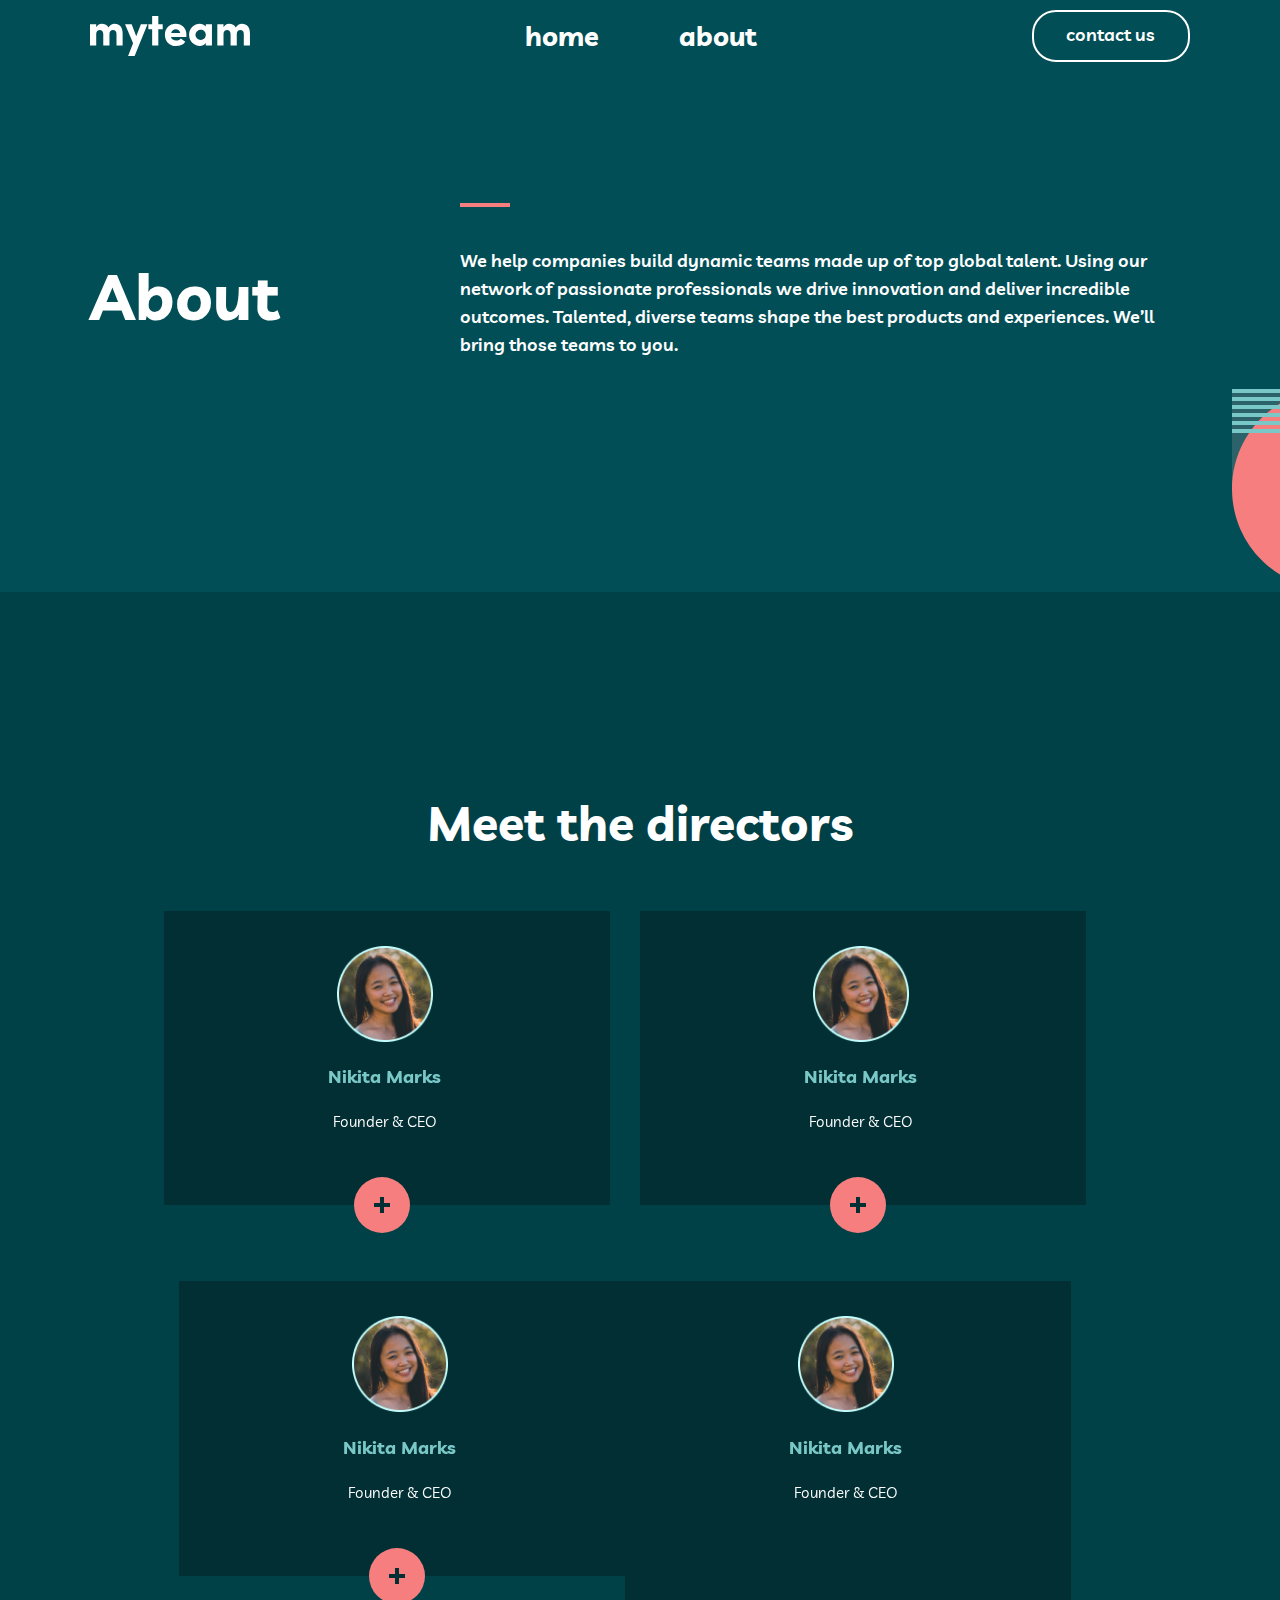
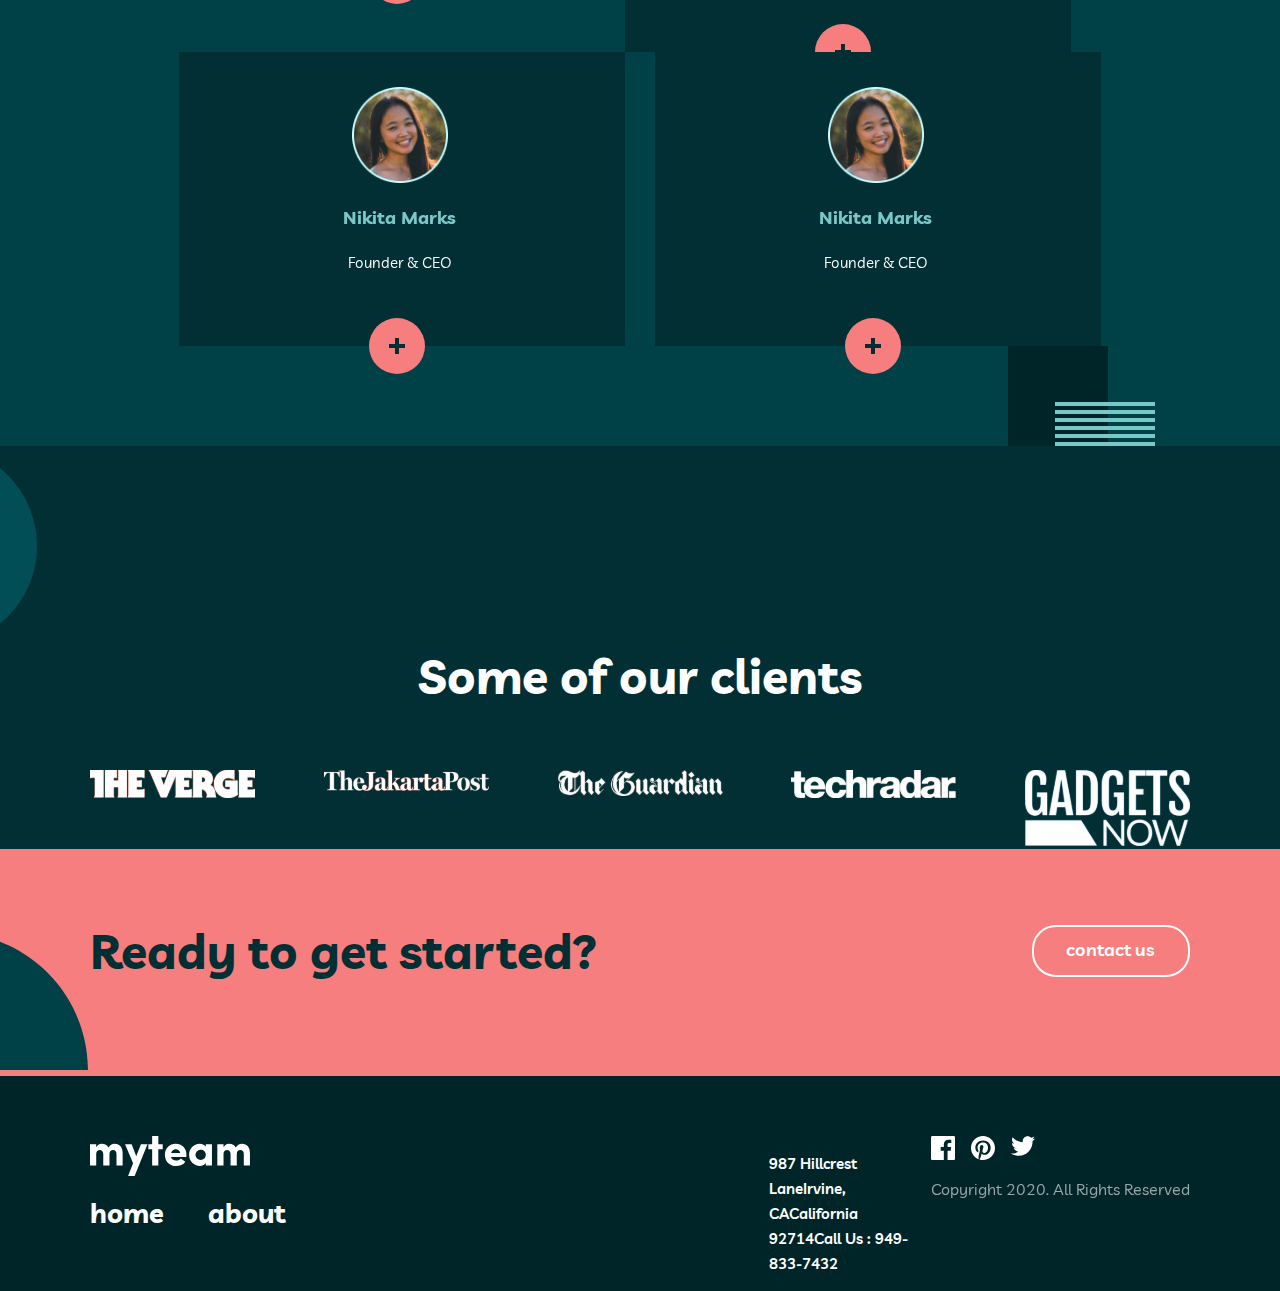
<file: index.html>
<!DOCTYPE html>
<html lang="en">
<head>
    <meta charset="UTF-8">
    <meta http-equiv="X-UA-Compatible" content="IE=edge">
    <meta name="viewport" content="width=device-width, initial-scale=1.0">
    <title>23-vazifa</title>
    <link rel="preconnect" href="https://fonts.googleapis.com">
    <link rel="preconnect" href="https://fonts.gstatic.com" crossorigin>
    <link href="https://fonts.googleapis.com/css2?family=Livvic:wght@600;700&display=swap" rel="stylesheet">
    <link rel="stylesheet" href="css/main.css">
</head>
<body>
    
    <header class="site-header">
        <div class="site-header__wrraper container">
           <div class="site-header__wrraper-content">
            <a class="site-wrraper-list__item-link" href="#">
                <img class="site-wrraper-list__item-link-img" src="img/myteam-logo.svg" alt="logo" width="160" height="40">
            </a>
            <button class="site-wrraper-list__button "> 
            </button>
           </div>
            <ul class="site-wrraper-list">
                <li class="site-wrraper-list__item">
                    <a class="site-wrraper-list__item-link" href="#">
                        <h2 class="site-wrraper-list__item-link-head">
                            home
                        </h2>
                    </a>
                </li>
                <li class="site-wrraper-list__item">
                    <a class="site-wrraper-list__item-link" href="#">
                        <h2 class="site-wrraper-list__item-link-head">
                            about
                        </h2>
                    </a>
                </li>
                <li class="site-wrraper-list__item">
                    <a class="site-wrraper-link site-wrraper-link--visual" href="contact.html">
                        contact us
                    </a>
                </li>
            </ul>
            

            <a class="site-wrraper-link" href="contact.html">
                contact us
            </a>



        </div>


    </header>

    <main class="site-main ">
       <section class="site-main__section">
        <div class="site-main__wrraper container">
            <h1 class="site-main__head">
                About
            </h1>
            <p class="site-main__page">
                We help companies build dynamic teams made up of top global talent. Using our network of passionate professionals we drive innovation and deliver incredible outcomes. Talented, diverse teams shape the best products and experiences. We’ll bring those teams to you.
            </p>
        </div>
       </section>
       <div class="meet-the-drecteros  ">
            <h2 class="meet-the-drecteros__head">
                Meet the directors    
            </h2>
           <ul class="meet-the-drecteros-list container">
                 <li class="meet-the-drecteros-list__item ">
                      <div class="meet-the-drecteros-list__item-front ">
                        <img src="img/user-nikita.png" srcset="img/user-nikita.png 1x, img/user-nikita@2x.png 2x" alt="img" width="96" height="96">
                        <h3 class="meet-the-drecteros-list__item-head">
                            Nikita Marks
                        </h3>
                        <p class="meet-the-drecteros-list__item-page">
                            Founder & CEO
                        </p>
                      </div>
                      <div class="meet-the-drecteros-list__item-back">
                          <h3 class="meet-the-drecteros-list__item-back-head">
                            Aden Allan
                          </h3>
                          <blockquote class="meet-the-drecteros-list__item-back-page">
                            “Empowered teams create truly amazing products. Set the north star and let them follow it.”

                          </blockquote>
                          <ul class="meet-the-drecteros-list__item-back-list">
                              <li class="meet-the-drecteros-list__item-back-list-item"><a class="meet-the-drecteros-list__item-back-list-item-link" href="#">
                                  <img src="img/twiter.svg" alt="facebook" width="24" height="24">
                              </a>
                            </li>
                            <li class="meet-the-drecteros-list__item-back-list-item"><a class="meet-the-drecteros-list__item-back-list-item-link" href="#">
                                <img src="img/instagram.svg" alt="facebook" width="24" height="24">
                            </a>
                          </li>
                          </ul>
                      </div>
                      <button class="meet-the-drecteros-list__item-button" type="button">
                      </button>
                       </li>
                      <li class="meet-the-drecteros-list__item ">
                      <div class="meet-the-drecteros-list__item-front ">
                          <img src="img/user-nikita.png" srcset="img/user-nikita.png 1x, img/user-nikita@2x.png 2x" alt="img" width="96" height="96">
                          <h3 class="meet-the-drecteros-list__item-head">
                              Nikita Marks
                          </h3>
                          <p class="meet-the-drecteros-list__item-page">
                              Founder & CEO
                          </p>
                    </div>
                    <div class="meet-the-drecteros-list__item-back">
                           <h3 class="meet-the-drecteros-list__item-back-head">
                             Aden Allan
                           </h3>
                           <blockquote class="meet-the-drecteros-list__item-back-page">
                          “Empowered teams create truly amazing products. Set the north star and let them follow it.”

                            </blockquote>
                        <ul class="meet-the-drecteros-list__item-back-list">
                            <li class="meet-the-drecteros-list__item-back-list-item"><a class="meet-the-drecteros-list__item-back-list-item-link" href="#">
                                <img src="img/twiter.svg" alt="facebook" width="24" height="24">
                            </a>
                          </li>
                          <li class="meet-the-drecteros-list__item-back-list-item"><a class="meet-the-drecteros-list__item-back-list-item-link" href="#">
                                <img src="img/instagram.svg" alt="facebook" width="24" height="24">
                              </a>
                        </li>
                        </ul>
                       </div>
                    <button class="meet-the-drecteros-list__item-button" type="button">
                    </button>
                     </li>
               <li class="meet-the-drecteros-list__item ">
                  <div class="meet-the-drecteros-list__item-front ">
                      <img src="img/user-nikita.png" srcset="img/user-nikita.png 1x, img/user-nikita@2x.png 2x" alt="img" width="96" height="96">
                      <h3 class="meet-the-drecteros-list__item-head">
                          Nikita Marks
                      </h3>
                      <p class="meet-the-drecteros-list__item-page">
                      Founder & CEO
                      </p>
                </div>
                <div class="meet-the-drecteros-list__item-back">
                         <h3 class="meet-the-drecteros-list__item-back-head">
                           Aden Allan
                         </h3>
                       <blockquote class="meet-the-drecteros-list__item-back-page">
                         “Empowered teams create truly amazing products. Set the north star and let them follow it.”

                        </blockquote>
                    <ul class="meet-the-drecteros-list__item-back-list">
                         <li class="meet-the-drecteros-list__item-back-list-item"><a class="meet-the-drecteros-list__item-back-list-item-link" href="#">
                            <img src="img/twiter.svg" alt="facebook" width="24" height="24">
                        </a>
                           </li>
                      <li class="meet-the-drecteros-list__item-back-list-item"><a class="meet-the-drecteros-list__item-back-list-item-link" href="#">
                          <img src="img/instagram.svg" alt="facebook" width="24" height="24">
                      </a>
                    </li>
                    </ul>
                </div>
                <button class="meet-the-drecteros-list__item-button" type="button">
                </button>
           </li>
         <li class="meet-the-drecteros-list__item ">
                 <div class="meet-the-drecteros-list__item-front ">
                      <img src="img/user-nikita.png" srcset="img/user-nikita.png 1x, img/user-nikita@2x.png 2x" alt="img" width="96" height="96">
                      <h3 class="meet-the-drecteros-list__item-head">
                          Nikita Marks
                      </h3>
                      <p class="meet-the-drecteros-list__item-page">
                  Founder & CEO
                      </p>
            </div>
            <div class="meet-the-drecteros-list__item-back">
                <h3 class="meet-the-drecteros-list__item-back-head">
                  Aden Allan
                </h3>
                <blockquote class="meet-the-drecteros-list__item-back-page">
                  “Empowered teams create truly amazing products. Set the north star and let them follow it.”

                </blockquote>
                <ul class="meet-the-drecteros-list__item-back-list">
                    <li class="meet-the-drecteros-list__item-back-list-item"><a class="meet-the-drecteros-list__item-back-list-item-link" href="#">
                        <img src="img/twiter.svg" alt="facebook" width="24" height="24">
                    </a>
                  </li>
                  <li class="meet-the-drecteros-list__item-back-list-item"><a class="meet-the-drecteros-list__item-back-list-item-link" href="#">
                      <img src="img/instagram.svg" alt="facebook" width="24" height="24">
                       </a>
                </li>
                </ul>
            </div>
              <button class="meet-the-drecteros-list__item-button" type="button">
              </button>
       </li>
       <li class="meet-the-drecteros-list__item ">
        <div class="meet-the-drecteros-list__item-front ">
              <img src="img/user-nikita.png" srcset="img/user-nikita.png 1x, img/user-nikita@2x.png 2x" alt="img" width="96" height="96">
              <h3 class="meet-the-drecteros-list__item-head">
                  Nikita Marks
              </h3>
              <p class="meet-the-drecteros-list__item-page">
                  Founder & CEO
              </p>
        </div>
        <div class="meet-the-drecteros-list__item-back">
              <h3 class="meet-the-drecteros-list__item-back-head">
                Aden Allan
              </h3>
              <blockquote class="meet-the-drecteros-list__item-back-page">
                “Empowered teams create truly amazing products. Set the north star and let them follow it.”

              </blockquote>
            <ul class="meet-the-drecteros-list__item-back-list">
                    <li class="meet-the-drecteros-list__item-back-list-item"><a class="meet-the-drecteros-list__item-back-list-item-link" href="#">
                        <img src="img/twiter.svg" alt="facebook" width="24" height="24">
                    </a>
                  </li>
              <li class="meet-the-drecteros-list__item-back-list-item"><a class="meet-the-drecteros-list__item-back-list-item-link" href="#">
                  <img src="img/instagram.svg" alt="facebook" width="24" height="24">
               </a>
            </li>
            </ul>
        </div>
        <button class="meet-the-drecteros-list__item-button" type="button">
        </button>
   </li>
   <li class="meet-the-drecteros-list__item ">
    <div class="meet-the-drecteros-list__item-front ">
      <img src="img/user-nikita.png" srcset="img/user-nikita.png 1x, img/user-nikita@2x.png 2x" alt="img" width="96" height="96">
      <h3 class="meet-the-drecteros-list__item-head">
          Nikita Marks
      </h3>
      <p class="meet-the-drecteros-list__item-page">
          Founder & CEO
      </p>
    </div>
    <div class="meet-the-drecteros-list__item-back">
        <h3 class="meet-the-drecteros-list__item-back-head">
          Aden Allan
        </h3>
        <blockquote class="meet-the-drecteros-list__item-back-page">
          “Empowered teams create truly amazing products. Set the north star and let them follow it.”

        </blockquote>
        <ul class="meet-the-drecteros-list__item-back-list">
            <li class="meet-the-drecteros-list__item-back-list-item"><a class="meet-the-drecteros-list__item-back-list-item-link" href="#">
                <img src="img/twiter.svg" alt="facebook" width="24" height="24">
            </a>
          </li>
          <li class="meet-the-drecteros-list__item-back-list-item"><a class="meet-the-drecteros-list__item-back-list-item-link" href="#">
              <img src="img/instagram.svg" alt="facebook" width="24" height="24">
          </a>
        </li>
        </ul>
    </div>
    <button class="meet-the-drecteros-list__item-button" type="button">
    </button>
</li>

                 
                        
           </ul>

       </div>
       <div class="our-clients">
           <div class="our-clients__wrraper">
               <h2 class="our-clients__wrraper-head">
                Some of our clients
               </h2>
               <ul class="our-clients-list container">
                   <li class="our-clients-list__item">
                       <img src="img/logo-verge.svg" alt="icon" width="165" height="28">
                   </li>
                    <li class="our-clients-list__item">
                        <img src="img/logo-jakarta.svg" alt="icon" width="165" height="28">
                    </li>
                    <li class="our-clients-list__item">
                        <img src="img/logo-guardian.svg" alt="icon" width="165" height="28">
                    </li>
                    <li class="our-clients-list__item">
                        <img src="img/logo-techradar.svg" alt="icon" width="165" height="28">
                    </li>
                    <li class="our-clients-list__item">
                        <img src="img/logo-gadgets.svg" alt="icon" width="165" height="28">
                    </li>
               </ul>

           </div>
       </div>
       <article class="article-content">
           <ul class="article-content__list container">
               <li class="article-content__list-item">
                   <h2 class="article-content__list-item-head">
                    Ready to get started?
                   </h2>
               </li>
               <li class="article-content__list-item">
                <a class="site-wrraper-link site-wrraper-link--article" href="contact.html">
                    contact us
                </a>
            </li>
           </ul>

       </article>
    </main>

    <footer class="site-footer">
        <div class="site-footer__wrraper container">
            <ul class="site-wrraper-list site-wrraper-list--footer">
                <li class="site-wrraper-list__item site-wrraper-list__item--footer">
                    <a class="site-wrraper-list__item-link" href="#">
                        <img class="site-wrraper-list__item-link-img" src="img/myteam-logo.svg" alt="logo" width="160" height="40">
                    </a>
                </li>
                <li class="site-wrraper-list__item site-wrraper-list__item--footer">
                    <a class="site-wrraper-list__item-link" href="#">
                        <h2 class="site-wrraper-list__item-link-head">
                            home
                        </h2>
                    </a>
                </li>
                <li class="site-wrraper-list__item site-wrraper-list__item--footer">
                    <a class="site-wrraper-list__item-link" href="#">
                        <h2 class="site-wrraper-list__item-link-head">
                            about
                        </h2>
                    </a>
                </li>
            </ul>
            <p class="site-footer__wrraper-page">
                987  Hillcrest LaneIrvine, CACalifornia 92714Call Us : 949-833-7432
            </p>
            <div class="site-footer__wrraper-content">
                <ul class="site-footer__wrraper-list">
                    <li class="site-footer__wrraper-list-item">
                        <a class="site-footer__wrraper-list-item-link" href="#">
                            <img src="img/facebook.svg" alt="facebook" width="24" height="24">
                        </a>
                    </li>
                    <li class="site-footer__wrraper-list-item">
                        <a class="site-footer__wrraper-list-item-link" href="#">
                            <img src="img/pritsep.svg" alt="facebook" width="24" height="24">
                        </a>
                    </li>
                    <li class="site-footer__wrraper-list-item">
                        <a class="site-footer__wrraper-list-item-link" href="#">
                            <img src="img/twiter.svg" alt="facebook" width="24" height="24">
                        </a>
                    </li>
                </ul>
                <p class="site-footer__wrraper-content-page">
                    Copyright 2020. All Rights Reserved
                </p>
            </div>
        </div>



    </footer>
    <script src="js/main.js"></script>



</body>
</html>
</file>
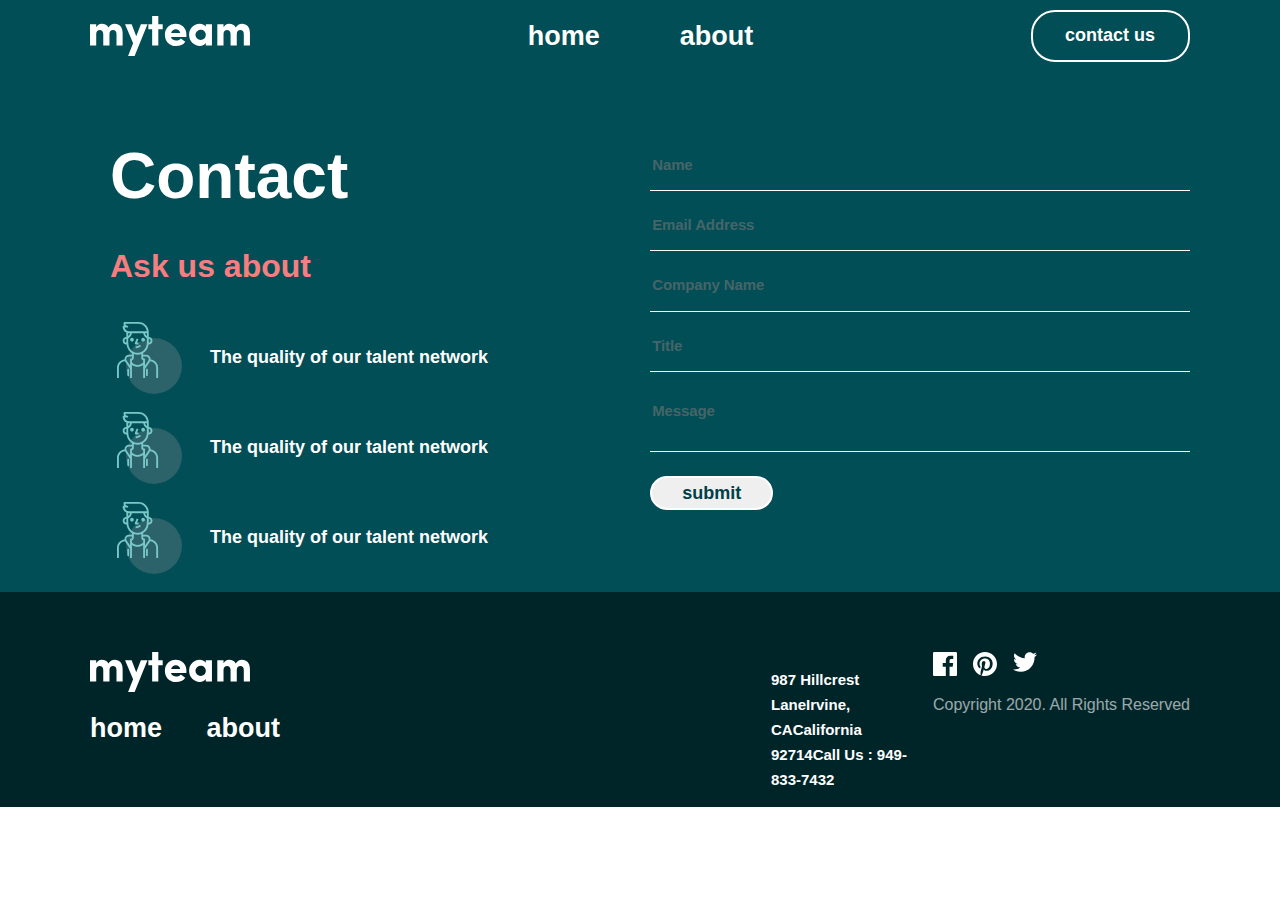
<file: contact.html>
<!DOCTYPE html>
<html lang="en">
<head>
    <meta charset="UTF-8">
    <meta http-equiv="X-UA-Compatible" content="IE=edge">
    <meta name="viewport" content="width=device-width, initial-scale=1.0">
    <title>contact us</title>
    <link rel="stylesheet" href="css/main.css">
</head>
<body>
    
    <header class="site-header">
        <div class="site-header__wrraper container">
           <div class="site-header__wrraper-content">
            <a class="site-wrraper-list__item-link" href="#">
                <img class="site-wrraper-list__item-link-img" src="img/myteam-logo.svg" alt="logo" width="160" height="40">
            </a>
            <button class="site-wrraper-list__button "> 
            </button>
           </div>
            <ul class="site-wrraper-list">
                <li class="site-wrraper-list__item">
                    <a class="site-wrraper-list__item-link" href="index.html">
                        <h2 class="site-wrraper-list__item-link-head">
                            home
                        </h2>
                    </a>
                </li>
                <li class="site-wrraper-list__item">
                    <a class="site-wrraper-list__item-link" href="#">
                        <h2 class="site-wrraper-list__item-link-head">
                            about
                        </h2>
                    </a>
                </li>
                <li class="site-wrraper-list__item">
                    <a class="site-wrraper-link site-wrraper-link--visual" href="#">
                        contact us
                    </a>
                </li>
            </ul>
            

            <a class="site-wrraper-link" href="#">
                contact us
            </a>



        </div>
    </header>
    <main class="site-main-content">
        <div class="site-main-content__content container">
            <div class="site-main-content__wrraper container">
                <div class="site-main-content__wrraper-section">
                    <h2 class="site-main-content__wrraper-head">
                        Contact
                    </h2>
                    <p class="site-main-content__wrraper-page">
                        Ask us about
                    </p>
                </div>
                <ul class="site-main-list">
                    <li class="site-main-list__item">
                        <p class="site-main-list__item-page--img-1">
                            The quality of our talent network
                        </p>
                    </li>
                    <li class="site-main-list__item">
                        <p class="site-main-list__item-page--img-2">
                            The quality of our talent network
                        </p>
                    </li>
                    <li class="site-main-list__item">
                        <p class="site-main-list__item-page--img-3">
                            The quality of our talent network
                        </p>
                    </li>
                </ul>
            </div>
            <form class="site-main-form container" action="#" method="post">
                <input class="site-main-form__input site-main-form__input--fname" type="text" name="fname" placeholder="Name" required minlength="4">
                <p class="site-main-form__input-page--fname site-main-form__input-page">This field is required</p>
                <input class="site-main-form__input site-main-form__input--email" type="email" name="email" placeholder="Email Address" required minlength="4">
                <p class="site-main-form__input-page--email site-main-form__input-page">This field is required</p>
                <input class="site-main-form__input site-main-form__input--cnmae" type="text" name="cname" placeholder="Company Name" required minlength="4">
                <p class="site-main-form__input-page--cname site-main-form__input-page">This field is required</p>
                <input class="site-main-form__input site-main-form__input--title" type="text" name="title" placeholder="Title" required minlength="4">
                <p class="site-main-form__input-page--title site-main-form__input-page">This field is required</p>
                <textarea class="site-main-form__textarea site-main-form__input" name="Message" placeholder="Message"></textarea>
                <button class="site-main-form__submit" type="submit">
                    submit
                </button>
            </form>
        </div>

    </main>
    <footer class="site-footer">
        <div class="site-footer__wrraper container">
            <ul class="site-wrraper-list site-wrraper-list--footer">
                <li class="site-wrraper-list__item site-wrraper-list__item--footer">
                    <a class="site-wrraper-list__item-link" href="#">
                        <img class="site-wrraper-list__item-link-img" src="img/myteam-logo.svg" alt="logo" width="160" height="40">
                    </a>
                </li>
                <li class="site-wrraper-list__item site-wrraper-list__item--footer">
                    <a class="site-wrraper-list__item-link" href="#">
                        <h2 class="site-wrraper-list__item-link-head">
                            home
                        </h2>
                    </a>
                </li>
                <li class="site-wrraper-list__item site-wrraper-list__item--footer">
                    <a class="site-wrraper-list__item-link" href="#">
                        <h2 class="site-wrraper-list__item-link-head">
                            about
                        </h2>
                    </a>
                </li>
            </ul>
            <p class="site-footer__wrraper-page">
                987  Hillcrest LaneIrvine, CACalifornia 92714Call Us : 949-833-7432
            </p>
            <div class="site-footer__wrraper-content">
                <ul class="site-footer__wrraper-list">
                    <li class="site-footer__wrraper-list-item">
                        <a class="site-footer__wrraper-list-item-link" href="#">
                            <img src="img/facebook.svg" alt="facebook" width="24" height="24">
                        </a>
                    </li>
                    <li class="site-footer__wrraper-list-item">
                        <a class="site-footer__wrraper-list-item-link" href="#">
                            <img src="img/pritsep.svg" alt="facebook" width="24" height="24">
                        </a>
                    </li>
                    <li class="site-footer__wrraper-list-item">
                        <a class="site-footer__wrraper-list-item-link" href="#">
                            <img src="img/twiter.svg" alt="facebook" width="24" height="24">
                        </a>
                    </li>
                </ul>
                <p class="site-footer__wrraper-content-page">
                    Copyright 2020. All Rights Reserved
                </p>
            </div>
        </div>
    </footer>


    <script src="js/main.js"></script>

</body>
</html>
</file>
<file: css/main.css>
/*! normalize.css v8.0.1 | MIT License | github.com/necolas/normalize.css */
/* Document
   ========================================================================== */
/**
 * 1. Correct the line height in all browsers.
 * 2. Prevent adjustments of font size after orientation changes in iOS.
 */
html {
  line-height: 1.15;
  /* 1 */
  -webkit-text-size-adjust: 100%;
  /* 2 */
}

/* Sections
     ========================================================================== */
/**
   * Remove the margin in all browsers.
   */
body {
  margin: 0;
}

/**
   * Render the `main` element consistently in IE.
   */
main {
  display: block;
}

/**
   * Correct the font size and margin on `h1` elements within `section` and
   * `article` contexts in Chrome, Firefox, and Safari.
   */
h1 {
  font-size: 2em;
  margin: 0.67em 0;
}

/* Grouping content
     ========================================================================== */
/**
   * 1. Add the correct box sizing in Firefox.
   * 2. Show the overflow in Edge and IE.
   */
hr {
  -webkit-box-sizing: content-box;
          box-sizing: content-box;
  /* 1 */
  height: 0;
  /* 1 */
  overflow: visible;
  /* 2 */
}

/**
   * 1. Correct the inheritance and scaling of font size in all browsers.
   * 2. Correct the odd `em` font sizing in all browsers.
   */
pre {
  font-family: monospace, monospace;
  /* 1 */
  font-size: 1em;
  /* 2 */
}

/* Text-level semantics
     ========================================================================== */
/**
   * Remove the gray background on active links in IE 10.
   */
a {
  background-color: transparent;
}

/**
   * 1. Remove the bottom border in Chrome 57-
   * 2. Add the correct text decoration in Chrome, Edge, IE, Opera, and Safari.
   */
abbr[title] {
  border-bottom: none;
  /* 1 */
  text-decoration: underline;
  /* 2 */
  -webkit-text-decoration: underline dotted;
          text-decoration: underline dotted;
  /* 2 */
}

/**
   * Add the correct font weight in Chrome, Edge, and Safari.
   */
b,
strong {
  font-weight: bolder;
}

/**
   * 1. Correct the inheritance and scaling of font size in all browsers.
   * 2. Correct the odd `em` font sizing in all browsers.
   */
code,
kbd,
samp {
  font-family: monospace, monospace;
  /* 1 */
  font-size: 1em;
  /* 2 */
}

/**
   * Add the correct font size in all browsers.
   */
small {
  font-size: 80%;
}

/**
   * Prevent `sub` and `sup` elements from affecting the line height in
   * all browsers.
   */
sub,
sup {
  font-size: 75%;
  line-height: 0;
  position: relative;
  vertical-align: baseline;
}

sub {
  bottom: -0.25em;
}

sup {
  top: -0.5em;
}

/* Embedded content
     ========================================================================== */
/**
   * Remove the border on images inside links in IE 10.
   */
img {
  border-style: none;
}

/* Forms
     ========================================================================== */
/**
   * 1. Change the font styles in all browsers.
   * 2. Remove the margin in Firefox and Safari.
   */
button,
input,
optgroup,
select,
textarea {
  font-family: inherit;
  /* 1 */
  font-size: 100%;
  /* 1 */
  line-height: 1.15;
  /* 1 */
  margin: 0;
  /* 2 */
}

/**
   * Show the overflow in IE.
   * 1. Show the overflow in Edge.
   */
button,
input {
  /* 1 */
  overflow: visible;
}

/**
   * Remove the inheritance of text transform in Edge, Firefox, and IE.
   * 1. Remove the inheritance of text transform in Firefox.
   */
button,
select {
  /* 1 */
  text-transform: none;
}

/**
   * Correct the inability to style clickable types in iOS and Safari.
   */
button,
[type="button"],
[type="reset"],
[type="submit"] {
  -webkit-appearance: button;
}

/**
   * Remove the inner border and padding in Firefox.
   */
button::-moz-focus-inner,
[type="button"]::-moz-focus-inner,
[type="reset"]::-moz-focus-inner,
[type="submit"]::-moz-focus-inner {
  border-style: none;
  padding: 0;
}

/**
   * Restore the focus styles unset by the previous rule.
   */
button:-moz-focusring,
[type="button"]:-moz-focusring,
[type="reset"]:-moz-focusring,
[type="submit"]:-moz-focusring {
  outline: 1px dotted ButtonText;
}

/**
   * Correct the padding in Firefox.
   */
fieldset {
  padding: 0.35em 0.75em 0.625em;
}

/**
   * 1. Correct the text wrapping in Edge and IE.
   * 2. Correct the color inheritance from `fieldset` elements in IE.
   * 3. Remove the padding so developers are not caught out when they zero out
   *    `fieldset` elements in all browsers.
   */
legend {
  -webkit-box-sizing: border-box;
          box-sizing: border-box;
  /* 1 */
  color: inherit;
  /* 2 */
  display: table;
  /* 1 */
  max-width: 100%;
  /* 1 */
  padding: 0;
  /* 3 */
  white-space: normal;
  /* 1 */
}

/**
   * Add the correct vertical alignment in Chrome, Firefox, and Opera.
   */
progress {
  vertical-align: baseline;
}

/**
   * Remove the default vertical scrollbar in IE 10+.
   */
textarea {
  overflow: auto;
}

/**
   * 1. Add the correct box sizing in IE 10.
   * 2. Remove the padding in IE 10.
   */
[type="checkbox"],
[type="radio"] {
  -webkit-box-sizing: border-box;
          box-sizing: border-box;
  /* 1 */
  padding: 0;
  /* 2 */
}

/**
   * Correct the cursor style of increment and decrement buttons in Chrome.
   */
[type="number"]::-webkit-inner-spin-button,
[type="number"]::-webkit-outer-spin-button {
  height: auto;
}

/**
   * 1. Correct the odd appearance in Chrome and Safari.
   * 2. Correct the outline style in Safari.
   */
[type="search"] {
  -webkit-appearance: textfield;
  /* 1 */
  outline-offset: -2px;
  /* 2 */
}

/**
   * Remove the inner padding in Chrome and Safari on macOS.
   */
[type="search"]::-webkit-search-decoration {
  -webkit-appearance: none;
}

/**
   * 1. Correct the inability to style clickable types in iOS and Safari.
   * 2. Change font properties to `inherit` in Safari.
   */
::-webkit-file-upload-button {
  -webkit-appearance: button;
  /* 1 */
  font: inherit;
  /* 2 */
}

/* Interactive
     ========================================================================== */
/*
   * Add the correct display in Edge, IE 10+, and Firefox.
   */
details {
  display: block;
}

/*
   * Add the correct display in all browsers.
   */
summary {
  display: list-item;
}

/* Misc
     ========================================================================== */
/**
   * Add the correct display in IE 10+.
   */
template {
  display: none;
}

/**
   * Add the correct display in IE 10.
   */
[hidden] {
  display: none;
}

/* No CSS */
html {
  -webkit-box-sizing: border-box;
          box-sizing: border-box;
  height: 100%;
  scroll-behavior: smooth;
}

*,
*::before,
*::after {
  -webkit-box-sizing: inherit;
          box-sizing: inherit;
}

body {
  display: -webkit-box;
  display: -ms-flexbox;
  display: flex;
  -webkit-box-orient: vertical;
  -webkit-box-direction: normal;
      -ms-flex-direction: column;
          flex-direction: column;
  height: 100%;
  margin: 0;
  padding: 0;
  overflow-x: hidden;
  font-family: 'Livvic', "Arial", sans-serif;
  background-color: #fff;
}

img {
  max-width: 100%;
  height: auto;
}

.visually-hidden {
  position: absolute;
  white-space: nowrap;
  width: 1px;
  height: 1px;
  overflow: hidden;
  border: 0;
  padding: 0;
  clip: rect(0 0 0 0);
  -webkit-clip-path: inset(50%);
          clip-path: inset(50%);
  margin: -1px;
}

.container {
  width: 100%;
  max-width: 1100px;
  margin: 0 auto;
  padding-left: 20px;
  padding-right: 20px;
}

.site-header {
  background-color: #014E56;
}

.site-header__wrraper {
  padding: 0;
  display: -webkit-box;
  display: -ms-flexbox;
  display: flex;
  -webkit-box-pack: justify;
      -ms-flex-pack: justify;
          justify-content: space-between;
  -webkit-box-align: center;
      -ms-flex-align: center;
          align-items: center;
}

.site-header__wrraper-content {
  display: -webkit-box;
  display: -ms-flexbox;
  display: flex;
  -webkit-box-pack: justify;
      -ms-flex-pack: justify;
          justify-content: space-between;
  -webkit-box-align: center;
      -ms-flex-align: center;
          align-items: center;
}

@media only screen and (max-width: 615px) {
  .site-header__wrraper {
    padding-bottom: 10px;
    -webkit-box-orient: vertical;
    -webkit-box-direction: normal;
        -ms-flex-direction: column;
            flex-direction: column;
  }
}

@media only screen and (max-width: 450px) {
  .site-header__wrraper {
    padding-top: 48px;
    position: relative;
    z-index: 1;
    -webkit-box-align: inherit;
        -ms-flex-align: inherit;
            align-items: inherit;
  }
}

.site-wrraper-list {
  padding: 0;
  margin: 0;
  list-style: none;
  display: -webkit-box;
  display: -ms-flexbox;
  display: flex;
  -webkit-box-align: center;
      -ms-flex-align: center;
          align-items: center;
}

.site-wrraper-list--footer {
  margin-right: auto;
  display: block;
}

.site-wrraper-list__item {
  margin-left: 40px;
}

.site-wrraper-list__item:nth-of-type(1) {
  margin-left: 0;
  margin-right: 80px;
}

.site-wrraper-list__item:nth-of-type(2) {
  margin-left: 0;
}

.site-wrraper-list__item:nth-of-type(3) {
  display: none;
}

.site-wrraper-list__item--footer {
  margin-left: 0;
}

.site-wrraper-list__item--footer:nth-of-type(1) {
  margin-right: 0;
}

.site-wrraper-list__item--footer:nth-of-type(2) {
  display: inline-block;
}

.site-wrraper-list__item--footer:nth-of-type(3) {
  display: inline-block;
  margin-left: 40px;
}

.site-wrraper-list__item-link {
  text-decoration: none;
  font-weight: 600;
  font-size: 18px;
  line-height: 28px;
  color: #fff;
}

.site-wrraper-list__item-link-img {
  display: block;
}

.site-wrraper-list__button {
  display: none;
}

@media only screen and (max-width: 450px) {
  .site-wrraper-list {
    display: none;
    -webkit-box-pack: justify;
        -ms-flex-pack: justify;
            justify-content: space-between;
  }
  .site-wrraper-list--footer {
    display: block;
    margin-left: auto;
    -webkit-box-align: center;
        -ms-flex-align: center;
            align-items: center;
  }
  .site-wrraper-list__item:nth-of-type(3) {
    display: block;
  }
  .site-wrraper-list__item--footer:nth-of-type(3) {
    display: inline-block;
    margin-left: 24px;
  }
  .site-wrraper-list__button {
    width: 20px;
    height: 17px;
    background-image: url(../../img/burger.svg);
    background-repeat: no-repeat;
    background-size: cover;
    display: block;
    border: none;
    background-color: transparent;
  }
  .site-wrraper-list--open {
    padding-top: 120px;
    padding-bottom: 475px;
    padding-left: 48px;
    margin-left: auto;
    display: block;
    position: absolute;
    z-index: 1;
    right: 0;
    top: 80px;
    background-color: #2C6269;
  }
}

.site-wrraper-link {
  display: block;
  font-weight: 600;
  font-size: 18px;
  line-height: 28px;
  padding: 9px 33px 11px 32px;
  text-decoration: none;
  border: 2px solid #FFFFFF;
  border-radius: 24px;
  color: #fff;
}

.site-wrraper-link--visual {
  color: #012F34;
  border-color: #012F34;
}

@media only screen and (max-width: 450px) {
  .site-wrraper-link {
    display: none;
  }
  .site-wrraper-link--visual {
    width: 161px;
    position: absolute;
    z-index: 1;
    left: 39px;
    display: block;
    color: #fff;
    border-color: #fff;
  }
  .site-wrraper-link--article {
    display: block;
    left: 97px;
  }
}

.site-main__section {
  padding-top: 130px;
  background-color: #014E56;
}

.site-main__section::after {
  display: inline-block;
  width: 100%;
  height: 200px;
  bottom: 0;
  background-image: url(../../img/disk-red.svg);
  background-repeat: no-repeat;
  background-size: contain;
  background-position: calc(50% + 642px);
  content: '';
}

.site-main__wrraper {
  padding: 0;
  display: -webkit-box;
  display: -ms-flexbox;
  display: flex;
  -webkit-box-pack: justify;
      -ms-flex-pack: justify;
          justify-content: space-between;
  color: #fff;
}

.site-main__head {
  font-weight: 700;
  font-size: 64px;
  line-height: 100px;
}

.site-main__page {
  margin: 0;
  width: 730px;
  font-weight: 600;
  font-size: 18px;
  line-height: 28px;
}

.site-main__page::before {
  margin-bottom: 40px;
  display: block;
  width: 50px;
  border-top: 4px solid #F67E7E;
  content: '';
}

@media only screen and (max-width: 934px) {
  .site-main__wrraper {
    text-align: center;
    -webkit-box-orient: vertical;
    -webkit-box-direction: normal;
        -ms-flex-direction: column;
            flex-direction: column;
  }
  .site-main__section::after {
    background-position: calc(50% + 364px);
  }
}

@media only screen and (max-width: 742px) {
  .site-main__section::after {
    background-position: calc(50% + 228px);
  }
  .site-main__page {
    position: relative;
    z-index: 1;
    width: 547px;
    margin: 0 auto;
  }
}

@media only screen and (max-width: 550px) {
  .site-main__page {
    width: 327px;
  }
  .site-main__section::after {
    background-position: calc(50% + 200px);
  }
}

@media only screen and (max-width: 550px) and (max-width: 450px) {
  .site-main__head {
    font-weight: 700;
    font-size: 40px;
    line-height: 40px;
    text-align: center;
  }
  .site-main__page {
    text-align: center;
    z-index: 0;
    font-weight: 600;
    font-size: 15px;
    line-height: 28px;
  }
  .site-main__section::after {
    background-position: calc(50% + 140px);
  }
}

@media only screen and (max-width: 550px) and (max-width: 450px) and (max-width: 312px) {
  .site-main__page::after {
    display: none;
  }
}

.meet-the-drecteros {
  padding-top: 1px;
  background-color: #004047;
}

.meet-the-drecteros__head {
  margin-top: 0;
  margin-bottom: 64px;
  font-weight: 700;
  font-size: 48px;
  line-height: 48px;
  text-align: center;
  color: #fff;
}

.meet-the-drecteros__head::before {
  display: inline-block;
  width: 100%;
  height: 200px;
  background-image: url(../../img/oval-meet.svg);
  background-repeat: no-repeat;
  background-size: contain;
  background-position: calc(50% - 742px);
  content: '';
}

@media only screen and (max-width: 950px) {
  .meet-the-drecteros {
    padding-bottom: 116px;
  }
  .meet-the-drecteros__head::before {
    background-position: calc(50% - 373px);
  }
}

@media only screen and (max-width: 630px) {
  .meet-the-drecteros__head::before {
    background-position: calc(50% - 229px);
  }
}

@media only screen and (max-width: 450px) {
  .meet-the-drecteros__head {
    font-weight: 700;
    font-size: 32px;
    line-height: 32px;
  }
  .meet-the-drecteros__head::before {
    background-position: calc(50% - 136px);
  }
}

.meet-the-drecteros-list {
  width: 100%;
  padding: 0;
  margin: 0;
  list-style: none;
  display: -webkit-box;
  display: -ms-flexbox;
  display: flex;
  -webkit-box-pack: center;
      -ms-flex-pack: center;
          justify-content: center;
  max-width: 1415px;
  -ms-flex-wrap: wrap;
      flex-wrap: wrap;
  margin: 0 auto;
}

.meet-the-drecteros-list::after {
  display: block;
  margin-right: -343px;
  width: 96%;
  height: 100px;
  background-image: url(../../img/directors-bg-right.svg);
  background-repeat: no-repeat;
  background-size: contain;
  background-position: calc(50% + 632px);
  content: '';
}

.meet-the-drecteros-list__item {
  position: relative;
  z-index: 1;
  padding: 35px 127px 56px 122px;
  background-color: #012F34;
  margin-right: 30px;
  width: 446px;
  min-height: 165px;
  -webkit-perspective: 1000px;
          perspective: 1000px;
  text-align: center;
}

.meet-the-drecteros-list__item:nth-of-type(1) {
  margin-bottom: 76px;
}

.meet-the-drecteros-list__item:nth-of-type(3) {
  margin-right: 0;
  margin-bottom: 76px;
}

.meet-the-drecteros-list__item:nth-of-type(2) {
  margin-bottom: 76px;
}

.meet-the-drecteros-list__item:nth-of-type(6) {
  margin-right: 0;
}

.meet-the-drecteros-list__item-front {
  -webkit-backface-visibility: hidden;
          backface-visibility: hidden;
  -webkit-transition: -webkit-transform 0.3s ease;
  transition: -webkit-transform 0.3s ease;
  transition: transform 0.3s ease;
  transition: transform 0.3s ease, -webkit-transform 0.3s ease;
}

.meet-the-drecteros-list__item--visual
.meet-the-drecteros-list__item-front {
  -webkit-transform: rotateY(180deg);
          transform: rotateY(180deg);
}

.meet-the-drecteros-list__item-head {
  font-weight: 700;
  font-size: 18px;
  line-height: 28px;
  text-align: center;
  color: #79C8C7;
}

.meet-the-drecteros-list__item-page {
  font-size: 15px;
  line-height: 25px;
  text-align: center;
  color: #fff;
}

.meet-the-drecteros-list__item-back {
  padding: 35px 59px 75px 59px;
  position: absolute;
  z-index: 1;
  top: 1px;
  right: calc(50% - 226px);
  -webkit-transition: -webkit-transform 0.3s ease;
  transition: -webkit-transform 0.3s ease;
  transition: transform 0.3s ease;
  transition: transform 0.3s ease, -webkit-transform 0.3s ease;
  -webkit-transform: rotateY(180deg);
          transform: rotateY(180deg);
  -webkit-backface-visibility: hidden;
          backface-visibility: hidden;
  background-color: #002529;
  overflow: auto;
}

.meet-the-drecteros-list__item--visual
.meet-the-drecteros-list__item-back {
  -webkit-transform: rotateY(360deg);
          transform: rotateY(360deg);
}

.meet-the-drecteros-list__item-button {
  position: absolute;
  z-index: 1;
  left: 190px;
  bottom: -28px;
  -webkit-transition: -webkit-transform 0.4s ease;
  transition: -webkit-transform 0.4s ease;
  transition: transform 0.4s ease;
  transition: transform 0.4s ease, -webkit-transform 0.4s ease;
  width: 56px;
  height: 56px;
  background-image: url(../../img/plus.svg);
  background-repeat: no-repeat;
  background-size: cover;
  background-position: center;
  cursor: pointer;
  border: none;
  background-color: transparent;
}

.meet-the-drecteros-list__item--visual
.meet-the-drecteros-list__item-button {
  background-image: url(../../img/minus.svg);
  -webkit-transform: rotate(90deg);
          transform: rotate(90deg);
}

.meet-the-drecteros-list__item-back-head {
  font-weight: 700;
  font-size: 18px;
  line-height: 28px;
  text-align: center;
  color: #79C8C7;
}

.meet-the-drecteros-list__item-back-page {
  width: 254px;
  font-weight: 600;
  font-size: 15px;
  line-height: 25px;
  color: #fff;
  text-align: center;
}

.meet-the-drecteros-list__item-back-list {
  padding: 0;
  margin: 0;
  list-style: none;
  display: -webkit-box;
  display: -ms-flexbox;
  display: flex;
  -webkit-box-pack: center;
      -ms-flex-pack: center;
          justify-content: center;
  -webkit-box-align: center;
      -ms-flex-align: center;
          align-items: center;
}

.meet-the-drecteros-list__item-back-list-item:not(:last-child) {
  margin-right: 16px;
}

.meet-the-drecteros-list__item-back-list-item-link {
  text-decoration: none;
}

@media only screen and (max-width: 1595px) {
  .meet-the-drecteros-list::after {
    width: 70%;
    background-position: calc(50% + 270px);
  }
}

@media only screen and (max-width: 1094px) {
  .meet-the-drecteros-list::after {
    width: 64%;
    background-position: calc(50% + 112px);
  }
  .meet-the-drecteros-list__item:nth-last-of-type(3) {
    margin-bottom: 76px;
  }
  .meet-the-drecteros-list__item:nth-last-of-type(4) {
    margin-right: 30px;
  }
  .meet-the-drecteros-list__item:last-child {
    margin-right: 30px;
  }
}

@media only screen and (max-width: 951px) {
  .meet-the-drecteros-list {
    position: relative;
    z-index: 1;
  }
  .meet-the-drecteros-list::after {
    position: absolute;
    z-index: 1;
    top: 101%;
    width: 36%;
    background-position: calc(50% + 8px);
  }
  .meet-the-drecteros-list__item:nth-of-type(5) {
    margin-bottom: 76px;
  }
}

@media only screen and (max-width: 530px) {
  .meet-the-drecteros-list::after {
    left: 270px;
  }
}

@media only screen and (max-width: 450px) {
  .meet-the-drecteros-list__item {
    width: 279px;
    padding: 32px 24px 56px 24px;
  }
  .meet-the-drecteros-list__item-button {
    left: 115px;
  }
  .meet-the-drecteros-list__item-back {
    padding: 32px 0px 78px 0px;
    right: calc(50% - 160px);
  }
  .meet-the-drecteros-list__item-back-page {
    width: 234px;
  }
}

@media only screen and (max-width: 432px) {
  .meet-the-drecteros-list::after {
    left: 212px;
  }
}

@media only screen and (max-width: 340px) {
  .meet-the-drecteros-list::after {
    display: none;
  }
}

.our-clients {
  background-color: #012F34;
}

.our-clients__wrraper-head {
  margin-top: 0;
  margin-bottom: 70px;
  text-align: center;
  font-weight: 700;
  font-size: 48px;
  line-height: 48px;
  color: #fff;
}

.our-clients__wrraper-head::before {
  display: inline-block;
  width: 100%;
  height: 200px;
  background-image: url(../../img/clients-bg.svg);
  background-repeat: no-repeat;
  background-size: contain;
  background-position: calc(50% - 703px);
  content: '';
}

@media only screen and (max-width: 950px) {
  .our-clients__wrraper-head::before {
    background-position: calc(50% - 350px);
  }
}

@media only screen and (max-width: 650px) {
  .our-clients__wrraper-head::before {
    background-position: calc(50% - 200px);
  }
}

@media only screen and (max-width: 450px) {
  .our-clients__wrraper-head {
    font-weight: 700;
    font-size: 32px;
    line-height: 32px;
  }
}

.our-clients-list {
  padding: 0;
  margin: 0;
  list-style: none;
  display: -webkit-box;
  display: -ms-flexbox;
  display: flex;
  -webkit-box-pack: justify;
      -ms-flex-pack: justify;
          justify-content: space-between;
  margin: 0 auto;
}

@media only screen and (max-width: 774px) {
  .our-clients-list {
    -webkit-box-orient: vertical;
    -webkit-box-direction: normal;
        -ms-flex-direction: column;
            flex-direction: column;
    -webkit-box-align: center;
        -ms-flex-align: center;
            align-items: center;
  }
  .our-clients-list__item:not(:last-child) {
    margin-bottom: 57px;
  }
}

.article-content {
  padding-top: 76px;
  padding-bottom: 99px;
  background-color: #F67E7E;
}

.article-content__list {
  position: relative;
  z-index: 1;
  padding: 0;
  margin: 0;
  list-style: none;
  display: -webkit-box;
  display: -ms-flexbox;
  display: flex;
  margin: 0 auto;
  -webkit-box-pack: justify;
      -ms-flex-pack: justify;
          justify-content: space-between;
  -webkit-box-align: center;
      -ms-flex-align: center;
          align-items: center;
}

.article-content__list::before {
  position: absolute;
  z-index: 1;
  top: -54px;
  left: -277px;
  width: 25%;
  height: 200px;
  display: inline-block;
  background-image: url(../../img/ready-oval.svg);
  background-repeat: no-repeat;
  background-size: contain;
  background-position: calc(50%);
  content: '';
}

.article-content__list-item-head {
  margin: 0;
  font-style: normal;
  font-weight: 700;
  font-size: 48px;
  line-height: 48px;
  color: #012F34;
}

@media only screen and (max-width: 634px) {
  .article-content__list {
    -webkit-box-orient: vertical;
    -webkit-box-direction: normal;
        -ms-flex-direction: column;
            flex-direction: column;
  }
  .article-content__list-item-head {
    margin-bottom: 24px;
  }
}

@media only screen and (max-width: 450px) {
  .article-content__list-item-head {
    margin: 0 auto;
    margin-bottom: 24px;
    width: 327px;
    font-weight: 700;
    font-size: 32px;
    line-height: 32px;
    text-align: center;
  }
}

.site-footer {
  padding-top: 60px;
  background-color: #002529;
}

.site-footer__wrraper {
  padding: 0;
  display: -webkit-box;
  display: -ms-flexbox;
  display: flex;
  -webkit-box-pack: justify;
      -ms-flex-pack: justify;
          justify-content: space-between;
}

.site-footer__wrraper-page {
  width: 162px;
  font-weight: 600;
  font-size: 15px;
  line-height: 25px;
  color: #fff;
}

.site-footer__wrraper-list {
  padding: 0;
  margin: 0;
  list-style: none;
  display: -webkit-box;
  display: -ms-flexbox;
  display: flex;
}

.site-footer__wrraper-list-item:not(:last-child) {
  margin-right: 16px;
}

.site-footer__wrraper-list-item-link {
  text-decoration: none;
  display: block;
}

.site-footer__wrraper-content-page {
  color: #fff;
  opacity: 0.6;
}

@media only screen and (max-width: 450px) {
  .site-footer__wrraper {
    -webkit-box-orient: vertical;
    -webkit-box-direction: normal;
        -ms-flex-direction: column;
            flex-direction: column;
    -webkit-box-align: center;
        -ms-flex-align: center;
            align-items: center;
    text-align: center;
  }
  .site-footer__wrraper-list {
    -webkit-box-pack: center;
        -ms-flex-pack: center;
            justify-content: center;
  }
}

.site-main-content {
  position: relative;
  z-index: 0;
  background-color: #014E56;
}

.site-main-content::before {
  position: absolute;
  z-index: 1;
  top: 81px;
  display: inline-block;
  width: 100%;
  height: 200px;
  background-image: url(../../img/before-bg.svg);
  background-repeat: no-repeat;
  background-size: contain;
  background-position: calc(50% - 750px);
  content: '';
}

.site-main-content__content {
  padding: 0;
  margin: 0;
  list-style: none;
  display: -webkit-box;
  display: -ms-flexbox;
  display: flex;
  -webkit-box-pack: center;
      -ms-flex-pack: center;
          justify-content: center;
  -webkit-box-align: center;
      -ms-flex-align: center;
          align-items: center;
  margin: 0 auto;
}

.site-main-content__wrraper-head {
  margin-bottom: 16px;
  font-weight: 700;
  font-size: 64px;
  line-height: 100px;
  color: #fff;
}

.site-main-content__wrraper-page {
  margin-top: 0;
  margin-bottom: 32px;
  font-weight: 700;
  font-size: 32px;
  line-height: 48px;
  color: #F67E7E;
}

@media only screen and (max-width: 813px) {
  .site-main-content__content {
    -webkit-box-orient: vertical;
    -webkit-box-direction: normal;
        -ms-flex-direction: column;
            flex-direction: column;
  }
  .site-main-content__wrraper-head {
    font-weight: 700;
    font-size: 64px;
    line-height: 56px;
    text-align: center;
  }
  .site-main-content__wrraper-page {
    font-weight: 700;
    font-size: 32px;
    line-height: 48px;
    text-align: center;
  }
}

@media only screen and (max-width: 500px) {
  .site-main-content__content {
    -webkit-box-orient: vertical;
    -webkit-box-direction: normal;
        -ms-flex-direction: column;
            flex-direction: column;
  }
  .site-main-content__wrraper-head {
    font-weight: 700;
    font-size: 40px;
    line-height: 40px;
    text-align: center;
  }
  .site-main-content__wrraper-page {
    font-weight: 700;
    font-size: 32px;
    line-height: 48px;
    text-align: center;
  }
}

.site-main-list {
  list-style: none;
  padding: 0;
  margin: 0;
}

.site-main-list__item {
  font-weight: 700;
  font-size: 18px;
  line-height: 28px;
  color: #fff;
}

.site-main-list__item-page--img-1::before {
  margin-right: 23px;
  vertical-align: middle;
  display: inline-block;
  width: 72px;
  height: 72px;
  background-image: url(../../img/network.svg);
  background-repeat: no-repeat;
  background-size: cover;
  background-position: center;
  content: '';
}

.site-main-list__item-page--img-2::before {
  margin-right: 23px;
  vertical-align: middle;
  display: inline-block;
  width: 72px;
  height: 72px;
  background-image: url(../../img/network.svg);
  background-repeat: no-repeat;
  background-size: cover;
  background-position: center;
  content: '';
}

.site-main-list__item-page--img-3::before {
  margin-right: 23px;
  vertical-align: middle;
  display: inline-block;
  width: 72px;
  height: 72px;
  background-image: url(../../img/network.svg);
  background-repeat: no-repeat;
  background-size: cover;
  background-position: center;
  content: '';
}

@media only screen and (max-width: 813px) {
  .site-main-list {
    margin: 0 auto;
  }
}

@media only screen and (max-width: 450px) {
  .site-main-list__item {
    position: relative;
    z-index: 1;
    margin: 0 auto;
    font-weight: 700;
    font-size: 18px;
    line-height: 28px;
  }
  .site-main-list__item-page--img-1 {
    width: 232px;
    margin-left: 80px;
  }
  .site-main-list__item-page--img-1::before {
    position: absolute;
    z-index: 1;
    left: -4px;
    top: -15px;
    display: block;
  }
  .site-main-list__item-page--img-2 {
    width: 232px;
    margin-left: 80px;
  }
  .site-main-list__item-page--img-2::before {
    position: absolute;
    z-index: 1;
    left: -4px;
    top: -15px;
    display: block;
  }
  .site-main-list__item-page--img-3 {
    width: 232px;
    margin-left: 80px;
  }
  .site-main-list__item-page--img-3::before {
    position: absolute;
    z-index: 1;
    left: -4px;
    top: -15px;
    display: block;
  }
}

.site-main-form {
  position: relative;
  z-index: 1;
  padding: 0;
  margin: 0;
  list-style: none;
  display: -webkit-box;
  display: -ms-flexbox;
  display: flex;
  -webkit-box-orient: vertical;
  -webkit-box-direction: normal;
      -ms-flex-direction: column;
          flex-direction: column;
  z-index: 2;
}

.site-main-form__input {
  background-color: transparent;
  padding-bottom: 16px;
  border-top: none;
  border-left: none;
  border-right: none;
  border-bottom: 1px solid #fff;
  color: #fff;
}

.site-main-form__input:not(:last-child) {
  margin-bottom: 24px;
}

.site-main-form__input::-webkit-input-placeholder {
  font-weight: 600;
  font-size: 15px;
  line-height: 25px;
  letter-spacing: -0.115385px;
  opacity: 0.6;
}

.site-main-form__input:-ms-input-placeholder {
  font-weight: 600;
  font-size: 15px;
  line-height: 25px;
  letter-spacing: -0.115385px;
  opacity: 0.6;
}

.site-main-form__input::-ms-input-placeholder {
  font-weight: 600;
  font-size: 15px;
  line-height: 25px;
  letter-spacing: -0.115385px;
  opacity: 0.6;
}

.site-main-form__input::placeholder {
  font-weight: 600;
  font-size: 15px;
  line-height: 25px;
  letter-spacing: -0.115385px;
  opacity: 0.6;
}

.site-main-form__input:not(:focus):not(:placeholder-shown):invalid {
  color: #F67E7E;
  border-color: #F67E7E;
}

.site-main-form__input-page {
  position: absolute;
  z-index: 1;
  display: none;
  color: #F67E7E;
}

.site-main-form__input--fname:not(:focus):not(:placeholder-shown):invalid + .site-main-form__input-page--fname {
  top: 28px;
  display: block;
}

.site-main-form__input--email:not(:focus):not(:placeholder-shown):invalid + .site-main-form__input-page--email {
  display: block;
  top: 86px;
}

.site-main-form__input--cnmae:not(:focus):not(:placeholder-shown):invalid + .site-main-form__input-page--cname {
  display: block;
  top: 147px;
}

.site-main-form__input--title:not(:focus):not(:placeholder-shown):invalid + .site-main-form__input-page--title {
  display: block;
  top: 208px;
}

.site-main-form__textarea {
  resize: none;
}

.site-main-form__submit {
  width: 123px;
  border: 2px solid #fff;
  border-radius: 24px;
  font-weight: 600;
  font-size: 18px;
  line-height: 28px;
  cursor: pointer;
  color: #004047;
}

@media only screen and (max-width: 813px) {
  .site-main-form {
    width: 100%;
    max-width: 542px;
  }
}

@media only screen and (max-width: 450px) {
  .site-main-form {
    width: 100%;
    max-width: 372px;
  }
}
/*# sourceMappingURL=main.css.map */
</file>
